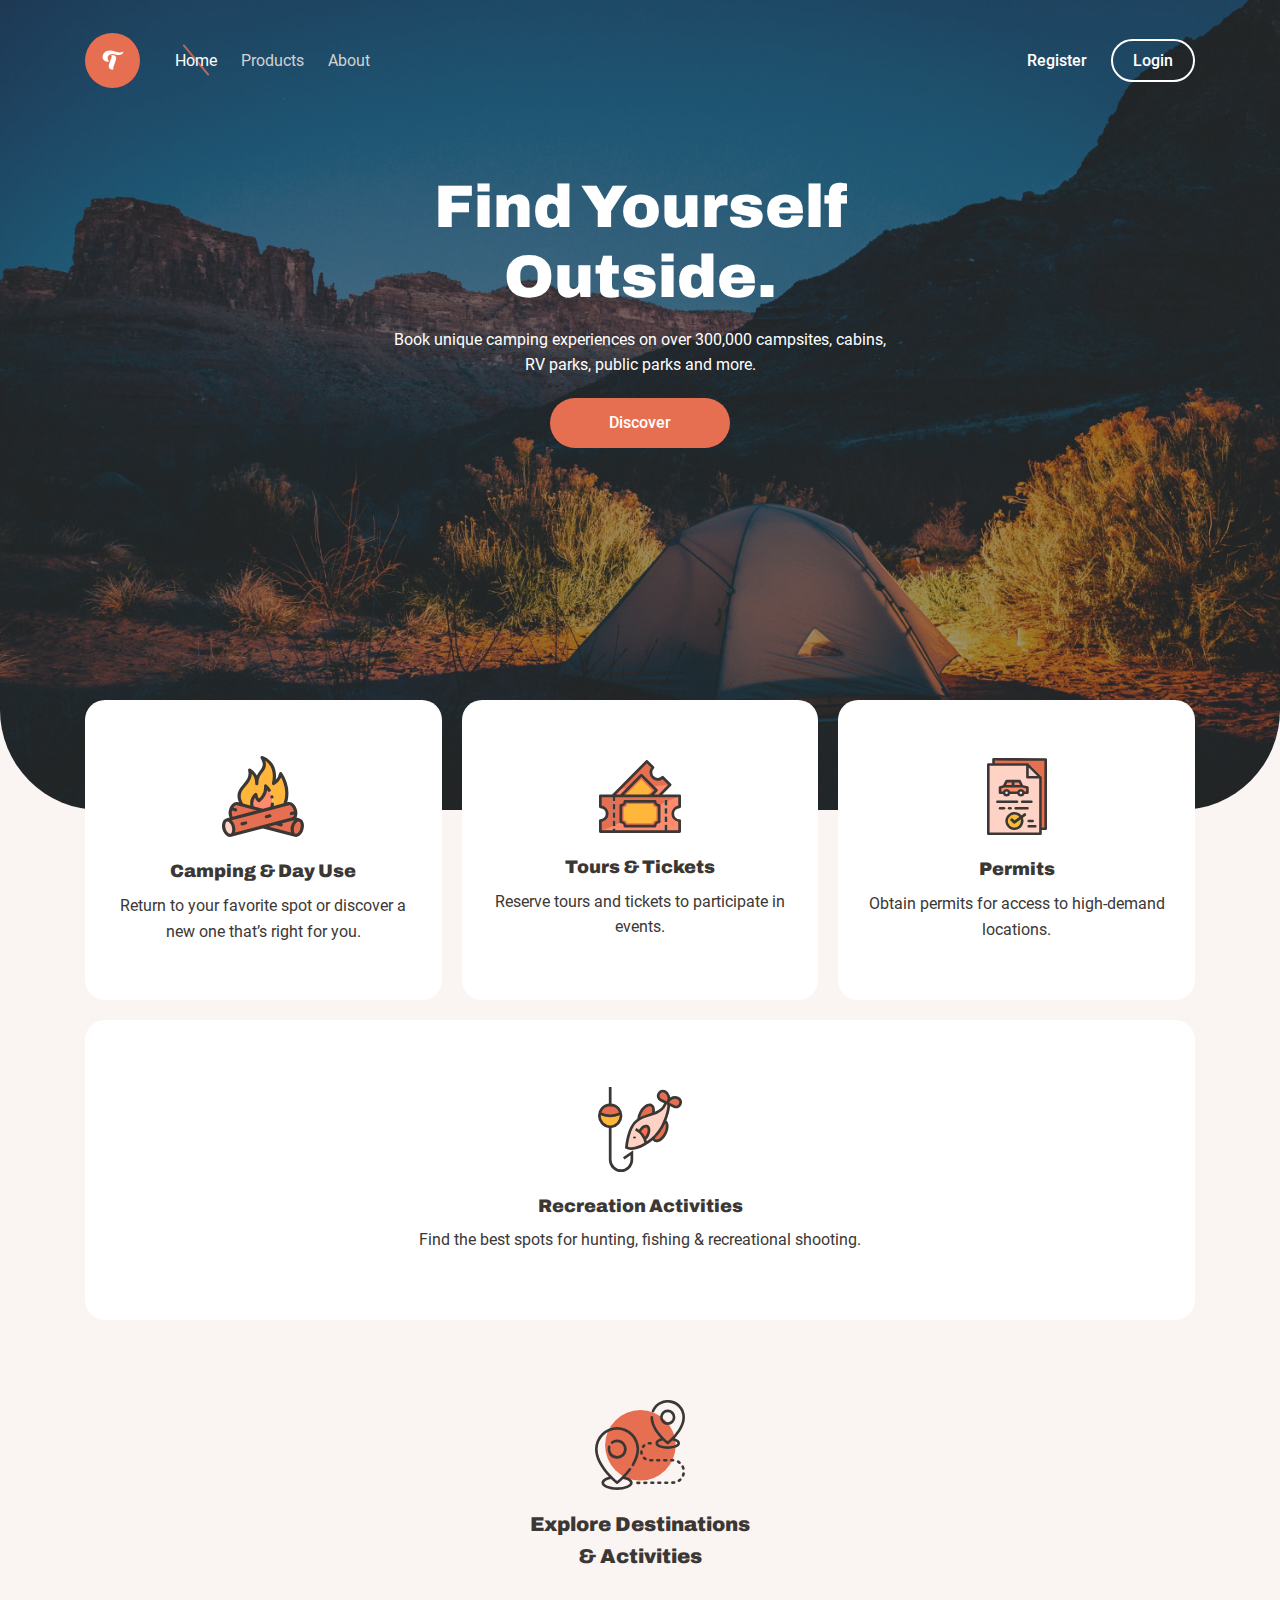
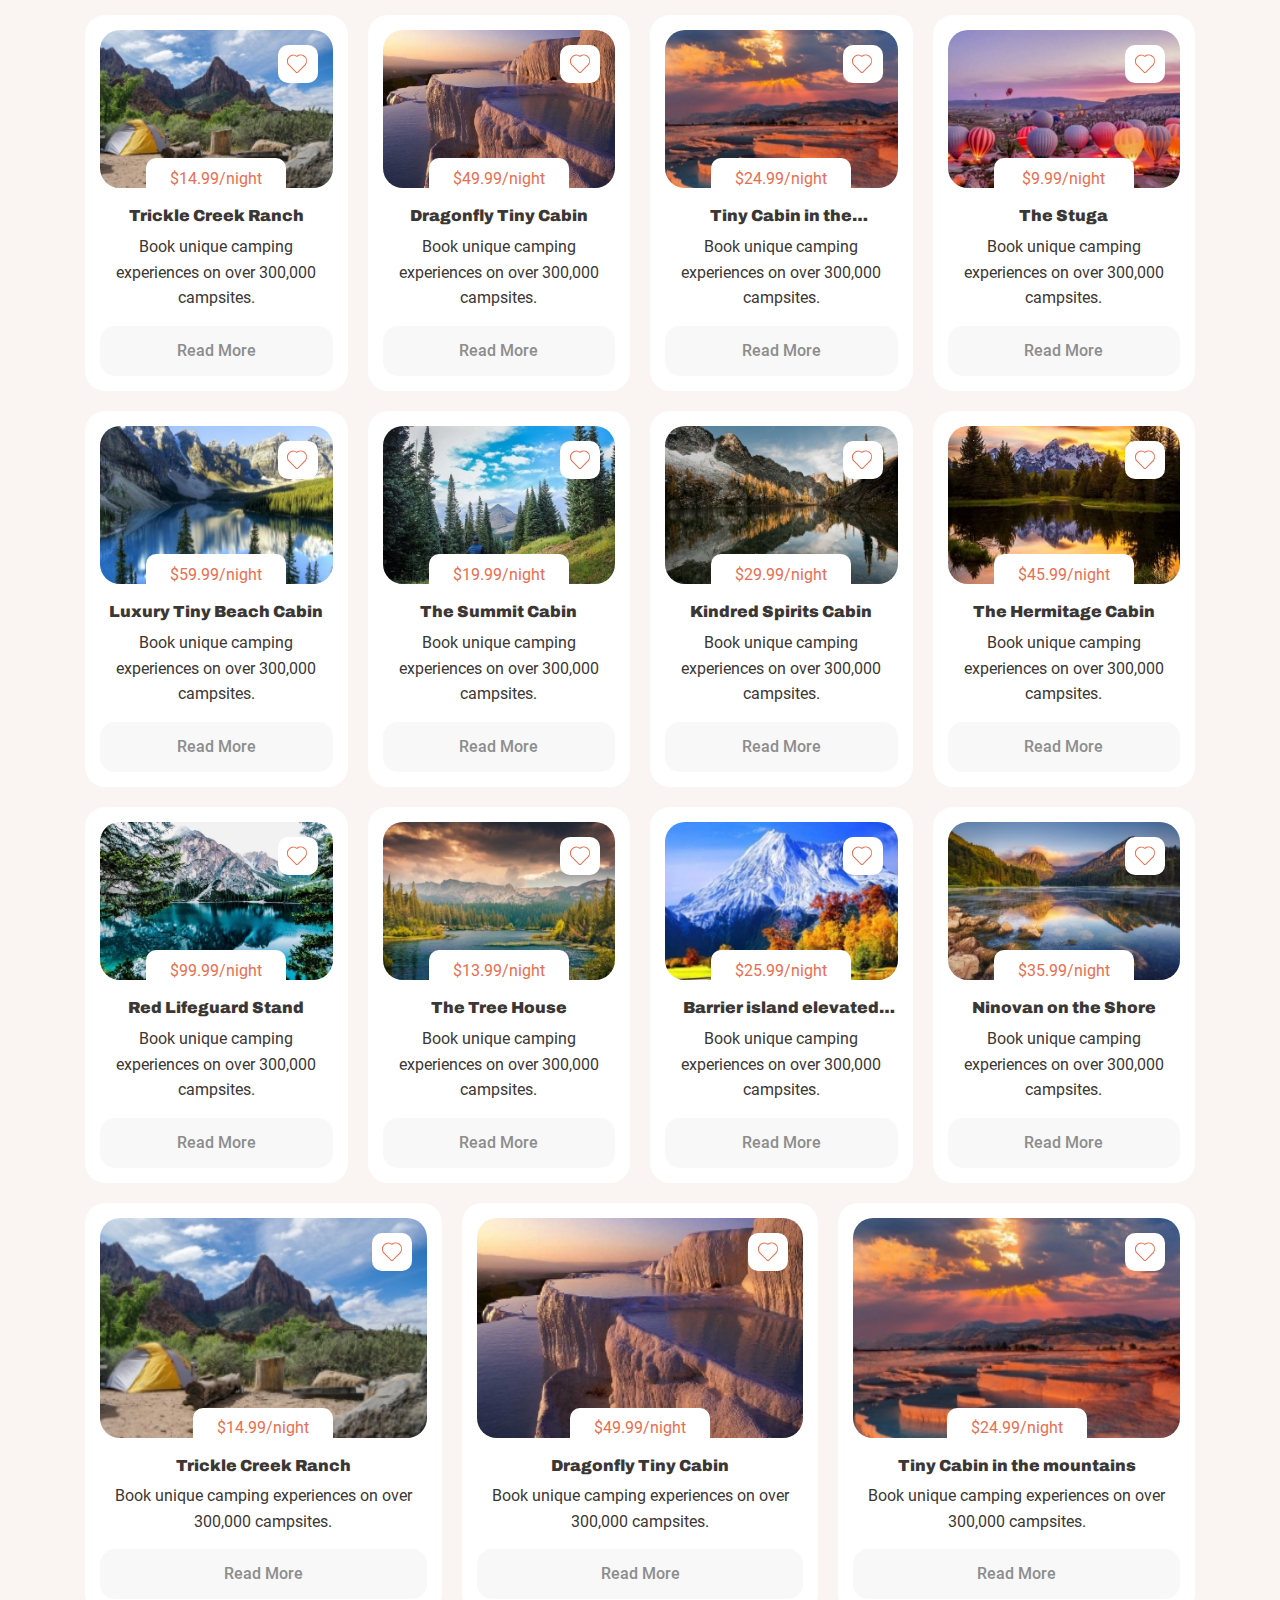
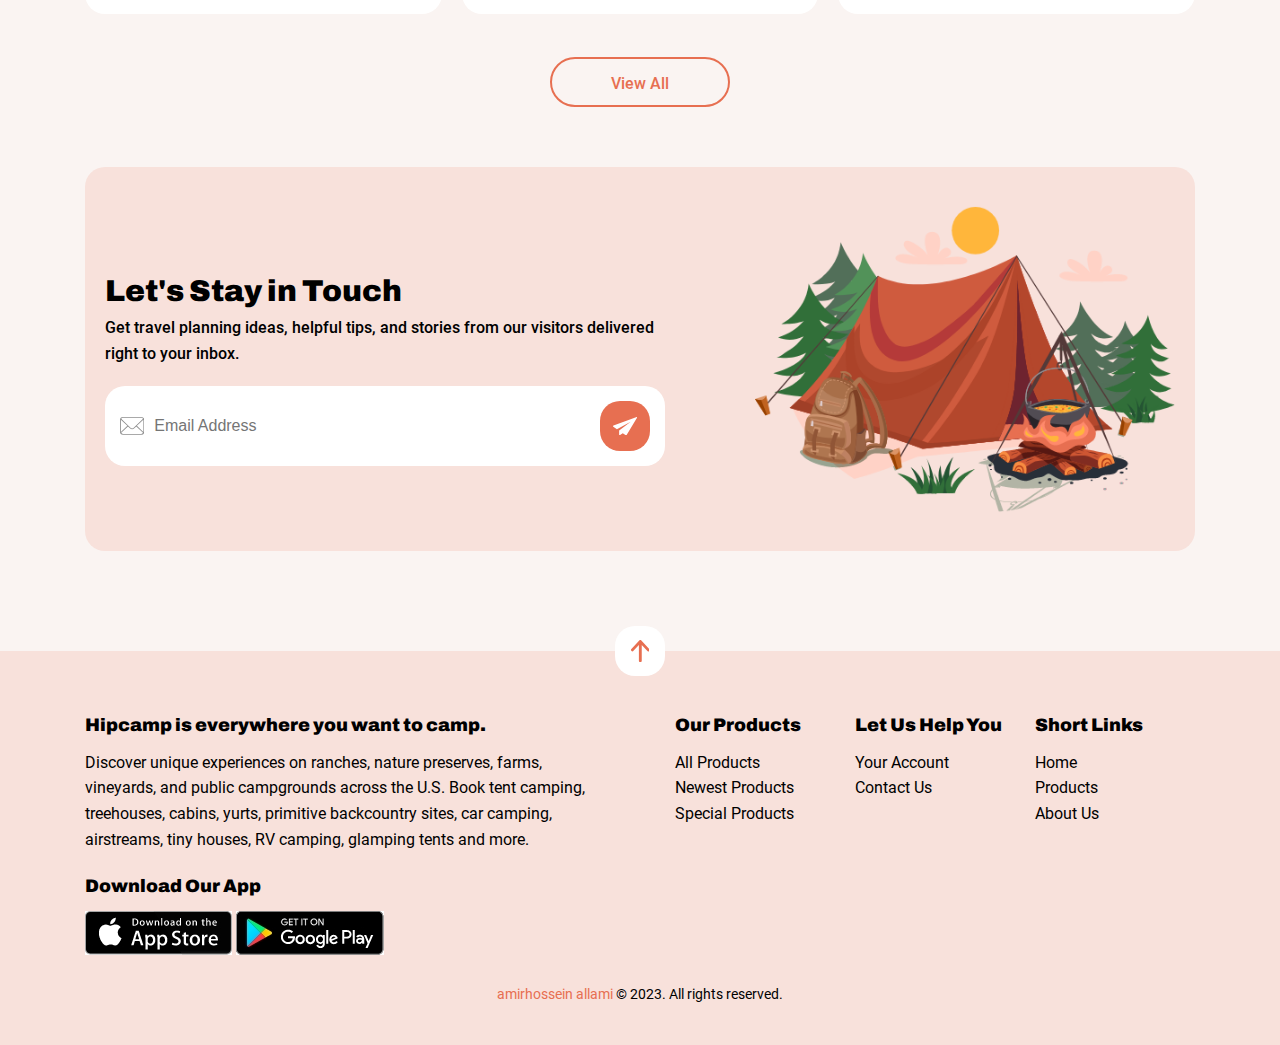
<file: main.html>
<!DOCTYPE html>
<html lang="en">
  <head>
    <meta charset="UTF-8" />
    <meta name="viewport" content="width=device-width, initial-scale=1.0" />
    <title>Camping Web - Find Youself Outside</title>
    <!---- Favicon ----->
    <link rel="icon" type="image/png" href="images/app-favicon.svg" />
    <!------ CSS ------->
    <link rel="stylesheet" href="styles/app.css" />
    <link rel="stylesheet" href="styles/fonts.css" />
    <link rel="stylesheet" href="styles/responsive.css" />
  </head>
  <body>
    <header class="header">
      <div class="container">
        <nav class="nav">
          <div class="nav__wrapper">
            <a href="#" class="app-logo">
              <img
                src="images/svgs/logo.svg"
                alt="Camping Web Logo"
                class="app-img"
              />
            </a>
            <ul class="menu">
              <li class="menu__item">
                <a href="index.html" class="menu__link menu__link--active">Home</a>
              </li>
              </li>
              <li class="menu__item">
                <a href="products.html" class="menu__link">Products</a>
              </li>
              <li class="menu__item">
                <a href="about.html" class="menu__link">About</a>
              </li>
            </ul>
          </div>
          <div class="nav-menu">
            <div class="nav-menu__information">
              <a href="#" class="nav-menu__information--logo">
                <img
                  src="images/svgs/logo.svg"
                  alt="Camping Web Logo"
                  class="app-img"
                />
              </a>
              <span class="nav-menu__information--title">
                Camping Company
              </span>
            </div>
            <ul class="mobile-menu">
              <li class="mobile-menu__item">
                <a href="index.html" class="mobile-menu__link mobileActive">Home</a>
              </li>
              <li class="mobile-menu__item">
                <a href="products.html" class="mobile-menu__link">Products</a>
              </li>
              <li class="mobile-menu__item">
                <a href="about.html" class="mobile-menu__link">About</a>
              </li>
              
              </li>
            </ul>
            <div class="nav-menu__links">
              <a href="register.html" class="nav-menu__link">Register</a>
              <a href="login.html" class="nav-menu__link header__link--border"
                >Login</a
              >
            </div>
          </div>
          <div class="nav__links">
            <a href="register.html" class="nav__link">Register</a>
            <a href="login.html" class="nav__link nav__link--border">Login</a>
          </div>
          <div class="nav__btn"><span class="nav__btn-line"></span></div>
        </nav>
        <div class="header-content">
          <h1 class="header-content__title">
            Find Yourself <br />
            Outside.
          </h1>
          <p class="header-content__caption">
            Book unique camping experiences on over 300,000 campsites, cabins,
            RV parks, public parks and more.
          </p>
          <a href="products.html" class="btn header-content__link">Discover</a>
        </div>
      </div>
    </header>
    <main class="main">
      <div class="container">
        <section class="services">
          <div class="service">
            <img
              src="images/svgs/fire.svg"
              class="service__img"
              alt="camping fire"
            />
            <h3 class="service__title">Camping & Day Use</h3>
            <p class="service__caption">
              Return to your favorite spot or discover a new one that’s right
              for you.
            </p>
          </div>
          <div class="service">
            <img
              src="images/svgs/tickets.svg"
              class="service__img"
              alt="camping fire"
            />
            <h3 class="service__title">Tours & Tickets</h3>
            <p class="service__caption">
              Reserve tours and tickets to participate in events.
            </p>
          </div>
          <div class="service">
            <img
              src="images/svgs/paper.svg"
              class="service__img"
              alt="camping fire"
            />
            <h3 class="service__title">Permits</h3>
            <p class="service__caption">
              Obtain permits for access to high-demand locations.
            </p>
          </div>
          <div class="service">
            <img
              src="images/svgs/fish.svg"
              class="service__img"
              alt="camping fire"
            />
            <h3 class="service__title">Recreation Activities</h3>
            <p class="service__caption">
              Find the best spots for hunting, fishing & recreational shooting.
            </p>
          </div>
        </section>
        <section class="destinations">
          <img
            src="images/svgs/destination.svg"
            alt="destination image"
            class="destinations__logo"
          />
          <h2 class="destinations__title">
            Explore Destinations <br />
            & Activities
          </h2>
          <div class="destinations__places">
            <div class="place">
              <div class="place__banner">
                <img
                  src="images/image1.jpg"
                  alt="Trickle Creek Ranch"
                  class="place__img"
                />
                <div class="place__like">
                  <svg
                    xmlns="http://www.w3.org/2000/svg"
                    width="24.037"
                    height="24.037"
                    viewBox="0 0 24.037 24.037"
                    class="place__like-icon"
                  >
                    <path
                      id="Path_955"
                      data-name="Path 955"
                      d="M15.822,8.979v.029H4V-2.1A5.915,5.915,0,0,1,9.912-7.841a5.913,5.913,0,0,1,5.849,5.049,5.912,5.912,0,0,1,.061,11.772Z"
                      transform="translate(2.716 20.496) rotate(-45)"
                      fill="#fff"
                      stroke="#e76f51"
                    />
                  </svg>
                </div>
                <div class="place__price">
                  <p class="place__price--text">$14.99/night</p>
                </div>
              </div>
              <h3 class="place__title">Trickle Creek Ranch</h3>
              <p class="place__caption">
                Book unique camping experiences on over 300,000 campsites.
              </p>
              <a href="#" class="btn place__link">Read More</a>
            </div>
            <div class="place">
              <div class="place__banner">
                <img
                  src="images/image2.jpg"
                  alt="Dragonfly Tiny Cabin"
                  class="place__img"
                />
                <div class="place__like">
                  <svg
                    xmlns="http://www.w3.org/2000/svg"
                    width="24.037"
                    height="24.037"
                    viewBox="0 0 24.037 24.037"
                    class="place__like-icon place__like-icon--active"
                  >
                    <path
                      id="Path_955"
                      data-name="Path 955"
                      d="M15.822,8.979v.029H4V-2.1A5.915,5.915,0,0,1,9.912-7.841a5.913,5.913,0,0,1,5.849,5.049,5.912,5.912,0,0,1,.061,11.772Z"
                      transform="translate(2.716 20.496) rotate(-45)"
                      fill="#fff"
                      stroke="#e76f51"
                    />
                  </svg>
                </div>
                <div class="place__price">
                  <p class="place__price--text">$49.99/night</p>
                </div>
              </div>
              <h3 class="place__title">Dragonfly Tiny Cabin</h3>
              <p class="place__caption">
                Book unique camping experiences on over 300,000 campsites.
              </p>
              <a href="#" class="btn place__link">Read More</a>
            </div>
            <div class="place">
              <div class="place__banner">
                <img
                  src="images/image3.jpg"
                  alt="Tiny Cabin in the mountains"
                  class="place__img"
                />
                <div class="place__like">
                  <svg
                    xmlns="http://www.w3.org/2000/svg"
                    width="24.037"
                    height="24.037"
                    viewBox="0 0 24.037 24.037"
                    class="place__like-icon place__like-icon--active"
                  >
                    <path
                      id="Path_955"
                      data-name="Path 955"
                      d="M15.822,8.979v.029H4V-2.1A5.915,5.915,0,0,1,9.912-7.841a5.913,5.913,0,0,1,5.849,5.049,5.912,5.912,0,0,1,.061,11.772Z"
                      transform="translate(2.716 20.496) rotate(-45)"
                      fill="#fff"
                      stroke="#e76f51"
                    />
                  </svg>
                </div>
                <div class="place__price">
                  <p class="place__price--text">$24.99/night</p>
                </div>
              </div>
              <h3 class="place__title">Tiny Cabin in the mountains</h3>
              <p class="place__caption">
                Book unique camping experiences on over 300,000 campsites.
              </p>
              <a href="#" class="btn place__link">Read More</a>
            </div>
            <div class="place">
              <div class="place__banner">
                <img
                  src="images/image4.jpg"
                  alt="The Stuga"
                  class="place__img"
                />
                <div class="place__like">
                  <svg
                    xmlns="http://www.w3.org/2000/svg"
                    width="24.037"
                    height="24.037"
                    viewBox="0 0 24.037 24.037"
                    class="place__like-icon place__like-icon--active"
                  >
                    <path
                      id="Path_955"
                      data-name="Path 955"
                      d="M15.822,8.979v.029H4V-2.1A5.915,5.915,0,0,1,9.912-7.841a5.913,5.913,0,0,1,5.849,5.049,5.912,5.912,0,0,1,.061,11.772Z"
                      transform="translate(2.716 20.496) rotate(-45)"
                      fill="#fff"
                      stroke="#e76f51"
                    />
                  </svg>
                </div>
                <div class="place__price">
                  <p class="place__price--text">$9.99/night</p>
                </div>
              </div>
              <h3 class="place__title">The Stuga</h3>
              <p class="place__caption">
                Book unique camping experiences on over 300,000 campsites.
              </p>
              <a href="#" class="btn place__link">Read More</a>
            </div>
            <div class="place">
              <div class="place__banner">
                <img
                  src="images/image5.jpg"
                  alt="Luxury Tiny Beach Cabin"
                  class="place__img"
                />
                <div class="place__like">
                  <svg
                    xmlns="http://www.w3.org/2000/svg"
                    width="24.037"
                    height="24.037"
                    viewBox="0 0 24.037 24.037"
                    class="place__like-icon place__like-icon--active"
                  >
                    <path
                      id="Path_955"
                      data-name="Path 955"
                      d="M15.822,8.979v.029H4V-2.1A5.915,5.915,0,0,1,9.912-7.841a5.913,5.913,0,0,1,5.849,5.049,5.912,5.912,0,0,1,.061,11.772Z"
                      transform="translate(2.716 20.496) rotate(-45)"
                      fill="#fff"
                      stroke="#e76f51"
                    />
                  </svg>
                </div>
                <div class="place__price">
                  <p class="place__price--text">$59.99/night</p>
                </div>
              </div>
              <h3 class="place__title">Luxury Tiny Beach Cabin</h3>
              <p class="place__caption">
                Book unique camping experiences on over 300,000 campsites.
              </p>
              <a href="#" class="btn place__link">Read More</a>
            </div>
            <div class="place">
              <div class="place__banner">
                <img
                  src="images/image6.jpg"
                  alt="The Summit Cabin"
                  class="place__img"
                />
                <div class="place__like">
                  <svg
                    xmlns="http://www.w3.org/2000/svg"
                    width="24.037"
                    height="24.037"
                    viewBox="0 0 24.037 24.037"
                    class="place__like-icon place__like-icon--active"
                  >
                    <path
                      id="Path_955"
                      data-name="Path 955"
                      d="M15.822,8.979v.029H4V-2.1A5.915,5.915,0,0,1,9.912-7.841a5.913,5.913,0,0,1,5.849,5.049,5.912,5.912,0,0,1,.061,11.772Z"
                      transform="translate(2.716 20.496) rotate(-45)"
                      fill="#fff"
                      stroke="#e76f51"
                    />
                  </svg>
                </div>
                <div class="place__price">
                  <p class="place__price--text">$19.99/night</p>
                </div>
              </div>
              <h3 class="place__title">The Summit Cabin</h3>
              <p class="place__caption">
                Book unique camping experiences on over 300,000 campsites.
              </p>
              <a href="#" class="btn place__link">Read More</a>
            </div>
            <div class="place">
              <div class="place__banner">
                <img
                  src="images/image7.jpg"
                  alt="Kindred Spirits Cabin"
                  class="place__img"
                />
                <div class="place__like">
                  <svg
                    xmlns="http://www.w3.org/2000/svg"
                    width="24.037"
                    height="24.037"
                    viewBox="0 0 24.037 24.037"
                    class="place__like-icon place__like-icon--active"
                  >
                    <path
                      id="Path_955"
                      data-name="Path 955"
                      d="M15.822,8.979v.029H4V-2.1A5.915,5.915,0,0,1,9.912-7.841a5.913,5.913,0,0,1,5.849,5.049,5.912,5.912,0,0,1,.061,11.772Z"
                      transform="translate(2.716 20.496) rotate(-45)"
                      fill="#fff"
                      stroke="#e76f51"
                    />
                  </svg>
                </div>
                <div class="place__price">
                  <p class="place__price--text">$29.99/night</p>
                </div>
              </div>
              <h3 class="place__title">Kindred Spirits Cabin</h3>
              <p class="place__caption">
                Book unique camping experiences on over 300,000 campsites.
              </p>
              <a href="#" class="btn place__link">Read More</a>
            </div>
            <div class="place">
              <div class="place__banner">
                <img
                  src="images/image8.jpg"
                  alt="The Hermitage Cabin"
                  class="place__img"
                />
                <div class="place__like">
                  <svg
                    xmlns="http://www.w3.org/2000/svg"
                    width="24.037"
                    height="24.037"
                    viewBox="0 0 24.037 24.037"
                    class="place__like-icon place__like-icon--active"
                  >
                    <path
                      id="Path_955"
                      data-name="Path 955"
                      d="M15.822,8.979v.029H4V-2.1A5.915,5.915,0,0,1,9.912-7.841a5.913,5.913,0,0,1,5.849,5.049,5.912,5.912,0,0,1,.061,11.772Z"
                      transform="translate(2.716 20.496) rotate(-45)"
                      fill="#fff"
                      stroke="#e76f51"
                    />
                  </svg>
                </div>
                <div class="place__price">
                  <p class="place__price--text">$45.99/night</p>
                </div>
              </div>
              <h3 class="place__title">The Hermitage Cabin</h3>
              <p class="place__caption">
                Book unique camping experiences on over 300,000 campsites.
              </p>
              <a href="#" class="btn place__link">Read More</a>
            </div>
            <div class="place">
              <div class="place__banner">
                <img
                  src="images/image9.jpg"
                  alt="Red Lifeguard Stand"
                  class="place__img"
                />
                <div class="place__like">
                  <svg
                    xmlns="http://www.w3.org/2000/svg"
                    width="24.037"
                    height="24.037"
                    viewBox="0 0 24.037 24.037"
                    class="place__like-icon place__like-icon--active"
                  >
                    <path
                      id="Path_955"
                      data-name="Path 955"
                      d="M15.822,8.979v.029H4V-2.1A5.915,5.915,0,0,1,9.912-7.841a5.913,5.913,0,0,1,5.849,5.049,5.912,5.912,0,0,1,.061,11.772Z"
                      transform="translate(2.716 20.496) rotate(-45)"
                      fill="#fff"
                      stroke="#e76f51"
                    />
                  </svg>
                </div>
                <div class="place__price">
                  <p class="place__price--text">$99.99/night</p>
                </div>
              </div>
              <h3 class="place__title">Red Lifeguard Stand</h3>
              <p class="place__caption">
                Book unique camping experiences on over 300,000 campsites.
              </p>
              <a href="#" class="btn place__link">Read More</a>
            </div>
            <div class="place">
              <div class="place__banner">
                <img
                  src="images/image10.jpg"
                  alt="The Tree House"
                  class="place__img"
                />
                <div class="place__like">
                  <svg
                    xmlns="http://www.w3.org/2000/svg"
                    width="24.037"
                    height="24.037"
                    viewBox="0 0 24.037 24.037"
                    class="place__like-icon place__like-icon--active"
                  >
                    <path
                      id="Path_955"
                      data-name="Path 955"
                      d="M15.822,8.979v.029H4V-2.1A5.915,5.915,0,0,1,9.912-7.841a5.913,5.913,0,0,1,5.849,5.049,5.912,5.912,0,0,1,.061,11.772Z"
                      transform="translate(2.716 20.496) rotate(-45)"
                      fill="#fff"
                      stroke="#e76f51"
                    />
                  </svg>
                </div>
                <div class="place__price">
                  <p class="place__price--text">$13.99/night</p>
                </div>
              </div>
              <h3 class="place__title">The Tree House</h3>
              <p class="place__caption">
                Book unique camping experiences on over 300,000 campsites.
              </p>
              <a href="#" class="btn place__link">Read More</a>
            </div>
            <div class="place">
              <div class="place__banner">
                <img
                  src="images/image11.jpg"
                  alt="Barrier island elevated tent"
                  class="place__img"
                />
                <div class="place__like">
                  <svg
                    xmlns="http://www.w3.org/2000/svg"
                    width="24.037"
                    height="24.037"
                    viewBox="0 0 24.037 24.037"
                    class="place__like-icon place__like-icon--active"
                  >
                    <path
                      id="Path_955"
                      data-name="Path 955"
                      d="M15.822,8.979v.029H4V-2.1A5.915,5.915,0,0,1,9.912-7.841a5.913,5.913,0,0,1,5.849,5.049,5.912,5.912,0,0,1,.061,11.772Z"
                      transform="translate(2.716 20.496) rotate(-45)"
                      fill="#fff"
                      stroke="#e76f51"
                    />
                  </svg>
                </div>
                <div class="place__price">
                  <p class="place__price--text">$25.99/night</p>
                </div>
              </div>
              <h3 class="place__title">Barrier island elevated tent</h3>
              <p class="place__caption">
                Book unique camping experiences on over 300,000 campsites.
              </p>
              <a href="#" class="btn place__link">Read More</a>
            </div>
            <div class="place">
              <div class="place__banner">
                <img
                  src="images/image12.jpg"
                  alt="Ninovan on the Shore"
                  class="place__img"
                />
                <div class="place__like">
                  <svg
                    xmlns="http://www.w3.org/2000/svg"
                    width="24.037"
                    height="24.037"
                    viewBox="0 0 24.037 24.037"
                    class="place__like-icon place__like-icon--active"
                  >
                    <path
                      id="Path_955"
                      data-name="Path 955"
                      d="M15.822,8.979v.029H4V-2.1A5.915,5.915,0,0,1,9.912-7.841a5.913,5.913,0,0,1,5.849,5.049,5.912,5.912,0,0,1,.061,11.772Z"
                      transform="translate(2.716 20.496) rotate(-45)"
                      fill="#fff"
                      stroke="#e76f51"
                    />
                  </svg>
                </div>
                <div class="place__price">
                  <p class="place__price--text">$35.99/night</p>
                </div>
              </div>
              <h3 class="place__title">Ninovan on the Shore</h3>
              <p class="place__caption">
                Book unique camping experiences on over 300,000 campsites.
              </p>
              <a href="#" class="btn place__link">Read More</a>
            </div>
            <div class="place">
              <div class="place__banner">
                <img
                  src="images/image1.jpg"
                  alt="Trickle Creek Ranch"
                  class="place__img"
                />
                <div class="place__like">
                  <svg
                    xmlns="http://www.w3.org/2000/svg"
                    width="24.037"
                    height="24.037"
                    viewBox="0 0 24.037 24.037"
                    class="place__like-icon"
                  >
                    <path
                      id="Path_955"
                      data-name="Path 955"
                      d="M15.822,8.979v.029H4V-2.1A5.915,5.915,0,0,1,9.912-7.841a5.913,5.913,0,0,1,5.849,5.049,5.912,5.912,0,0,1,.061,11.772Z"
                      transform="translate(2.716 20.496) rotate(-45)"
                      fill="#fff"
                      stroke="#e76f51"
                    />
                  </svg>
                </div>
                <div class="place__price">
                  <p class="place__price--text">$14.99/night</p>
                </div>
              </div>
              <h3 class="place__title">Trickle Creek Ranch</h3>
              <p class="place__caption">
                Book unique camping experiences on over 300,000 campsites.
              </p>
              <a href="#" class="btn place__link">Read More</a>
            </div>
            <div class="place">
              <div class="place__banner">
                <img
                  src="images/image2.jpg"
                  alt="Dragonfly Tiny Cabin"
                  class="place__img"
                />
                <div class="place__like">
                  <svg
                    xmlns="http://www.w3.org/2000/svg"
                    width="24.037"
                    height="24.037"
                    viewBox="0 0 24.037 24.037"
                    class="place__like-icon place__like-icon--active"
                  >
                    <path
                      id="Path_955"
                      data-name="Path 955"
                      d="M15.822,8.979v.029H4V-2.1A5.915,5.915,0,0,1,9.912-7.841a5.913,5.913,0,0,1,5.849,5.049,5.912,5.912,0,0,1,.061,11.772Z"
                      transform="translate(2.716 20.496) rotate(-45)"
                      fill="#fff"
                      stroke="#e76f51"
                    />
                  </svg>
                </div>
                <div class="place__price">
                  <p class="place__price--text">$49.99/night</p>
                </div>
              </div>
              <h3 class="place__title">Dragonfly Tiny Cabin</h3>
              <p class="place__caption">
                Book unique camping experiences on over 300,000 campsites.
              </p>
              <a href="#" class="btn place__link">Read More</a>
            </div>
            <div class="place">
              <div class="place__banner">
                <img
                  src="images/image3.jpg"
                  alt="Tiny Cabin in the mountains"
                  class="place__img"
                />
                <div class="place__like">
                  <svg
                    xmlns="http://www.w3.org/2000/svg"
                    width="24.037"
                    height="24.037"
                    viewBox="0 0 24.037 24.037"
                    class="place__like-icon place__like-icon--active"
                  >
                    <path
                      id="Path_955"
                      data-name="Path 955"
                      d="M15.822,8.979v.029H4V-2.1A5.915,5.915,0,0,1,9.912-7.841a5.913,5.913,0,0,1,5.849,5.049,5.912,5.912,0,0,1,.061,11.772Z"
                      transform="translate(2.716 20.496) rotate(-45)"
                      fill="#fff"
                      stroke="#e76f51"
                    />
                  </svg>
                </div>
                <div class="place__price">
                  <p class="place__price--text">$24.99/night</p>
                </div>
              </div>
              <h3 class="place__title">Tiny Cabin in the mountains</h3>
              <p class="place__caption">
                Book unique camping experiences on over 300,000 campsites.
              </p>
              <a href="#" class="btn place__link">Read More</a>
            </div>
          </div>
          <a href="products.html" class="btn destinations__btn">View All</a>
        </section>
        <section class="newsletter">
          <div class="newsletter__content">
              <h2 class="newsletter__title">Let's Stay in Touch</h2>
              <p class="newsletter__caption">Get travel planning ideas, helpful tips, and stories from our visitors
                  delivered right to your inbox.</p>
              <div class="newsletter__email-box">
                  <form class="newsletter__form">
                      <svg class="newsletter__email-icon" xmlns="http://www.w3.org/2000/svg" width="24.242"
                           height="17.746" viewBox="0 0 24.242 17.746">
                          <path id="Path_908" data-name="Path 908"
                                d="M26.215,17.058H8.027A3.03,3.03,0,0,0,5,20.085V31.777A3.031,3.031,0,0,0,8.027,34.8H26.215a3.031,3.031,0,0,0,3.027-3.027V20.085A3.03,3.03,0,0,0,26.215,17.058Zm-18.188.857H26.215a2.168,2.168,0,0,1,1.829,1.007l-9.328,8.81a2.354,2.354,0,0,1-3.189,0L6.2,18.923A2.169,2.169,0,0,1,8.027,17.915ZM5.878,32.062a2.207,2.207,0,0,1-.021-.285V20.085a2.163,2.163,0,0,1,.021-.285l6.491,6.131Zm20.337,1.885H8.027A2.168,2.168,0,0,1,6.2,32.94l6.8-6.419,1.944,1.835a3.22,3.22,0,0,0,4.366,0l1.943-1.835,6.8,6.418A2.167,2.167,0,0,1,26.215,33.947Zm2.169-13.862V31.777a2.2,2.2,0,0,1-.021.285l-6.491-6.131L28.364,19.8A2.251,2.251,0,0,1,28.384,20.085Z"
                                transform="translate(-5 -17.058)" fill="#8d8d8d"/>
                      </svg>
                      <input type="text" class="newsletter__input" placeholder="Email Address">
                      <button class="newsletter__submit" type="submit">
                          <svg xmlns="http://www.w3.org/2000/svg" width="24.162" height="18.23"
                               viewBox="0 0 24.162 18.23">
                              <path id="Path_909" data-name="Path 909"
                                    d="M9.778,15.82,6.954,17.7a.55.55,0,0,1-.816-.439V13.121l11.546-8.66L3.88,11.8.3,9.356A.748.748,0,0,1,.491,8.039L23.709-.37c.314-.126.565.251.377.565L13.606,17.514a.773.773,0,0,1-1.067.188Z"
                                    transform="translate(0.012 0.395)" fill="#fff" fill-rule="evenodd"/>
                          </svg>
                      </button>
                  </form>
              </div>
          </div>
          <div class="newsletter__banner">
              <img src="images/tent.png" alt="newsletter" class="newsletter__img">
          </div>
      </section>
      </div>
    </main>
    <footer class="footer">
      <div class="container">
          <a href="#" class="footer__scroll">
              <svg xmlns="http://www.w3.org/2000/svg" width="18.68" height="22.175" viewBox="0 0 18.68 22.175">
                  <path id="Path_958" data-name="Path 958" d="M22.175,9.358a1.43,1.43,0,0,0-1.43-1.43H5.063l5.813-5.42A1.43,1.43,0,1,0,8.923.421L.455,8.311a1.43,1.43,0,0,0,0,2.091L8.923,18.3A1.43,1.43,0,1,0,10.875,16.2L5.063,10.788H20.746A1.43,1.43,0,0,0,22.175,9.358Z" transform="translate(18.68) rotate(90)" fill="#e76f51"/>
              </svg>
          </a>
          <div class="footer__wrapper">
              <div class="footer__left">
                  <div class="footer-content">
                      <h2 class="footer__title">Hipcamp is everywhere you want to camp.</h2>
                      <p class="footer-content__description">Discover unique experiences on ranches, nature preserves, farms, vineyards, and public campgrounds across the U.S. Book tent camping, treehouses, cabins, yurts, primitive backcountry sites, car camping, airstreams, tiny houses, RV camping, glamping tents and more.</p>
                  </div>
                  <div class="footer-app">
                      <h2 class="footer__title">Download Our App</h2>
                      <a href="#" class="footer-app__link">
                          <img src="images/app-store-apple.jpg" class="footer-app__img" alt="app store">
                      </a>
                      <a href="#" class="footer-app__link">
                          <img src="images/google-play.jpg" class="footer-app__img" alt="google play">
                      </a>
                  </div>
              </div>
              <div class="footer__right">
                  <div class="footer-list">
                      <h2 class="footer__title">Our Products</h2>
                      <ul class="footer-pages">
                          <li class="footer-pages__item">
                            <a href="products.html" class="footer-pages__link">All Products</a>
                          </li>
                          <li class="footer-pages__item">
                              <a href="products.html" class="footer-pages__link">Newest Products</a>
                          </li>
                          <li class="footer-pages__item">
                              <a href="products.html" class="footer-pages__link">Special Products</a>
                          </li>
                      </ul>
                  </div>
                  <div class="footer-list">
                      <h2 class="footer__title">Let Us Help You</h2>
                      <ul class="footer-pages">
                          <li class="footer-pages__item">
                              <a href="login.html" class="footer-pages__link">Your Account</a>
                          </li>
                          <li class="footer-pages__item">
                              <a href="about.html" class="footer-pages__link">Contact Us</a>
                      </ul>
                  </div>
                  <div class="footer-list">
                    <h2 class="footer__title">Short Links</h2>
                    <ul class="footer-pages">
                        <li class="footer-pages__item">
                            <a href="main.html" class="footer-pages__link">Home</a>
                        </li>
                        <li class="footer-pages__item">
                            <a href="products.html" class="footer-pages__link">Products</a>
                        </li>
                        <li class="footer-pages__item">
                            <a href="about.html" class="footer-pages__link">About Us</a>
                        </li>
                    </ul>
                  </div>
              </div>
              <div class="footer-app footer-app--mobile">
                  <h2 class="footer__title">Download Our App</h2>
                  <a href="#" class="footer-app__link">
                      <img src="images/app-store-apple.jpg" class="footer-app__img" alt="app store">
                  </a>
                  <a href="#" class="footer-app__link">
                      <img src="images/google-play.jpg" class="footer-app__img" alt="google play">
                  </a>
              </div>
          </div>
          <p class="footer__copy-right"><a href="https://github.com/amirallami-code" target="_blank">amirhossein allami</a> © 2023. All rights reserved.</p>
      </div>
    </footer>
    <!------ Overlay ------->
    <div class="overlay"></div>
    <script src="scripts/app.js"></script>
  </body>
</html>
</file>
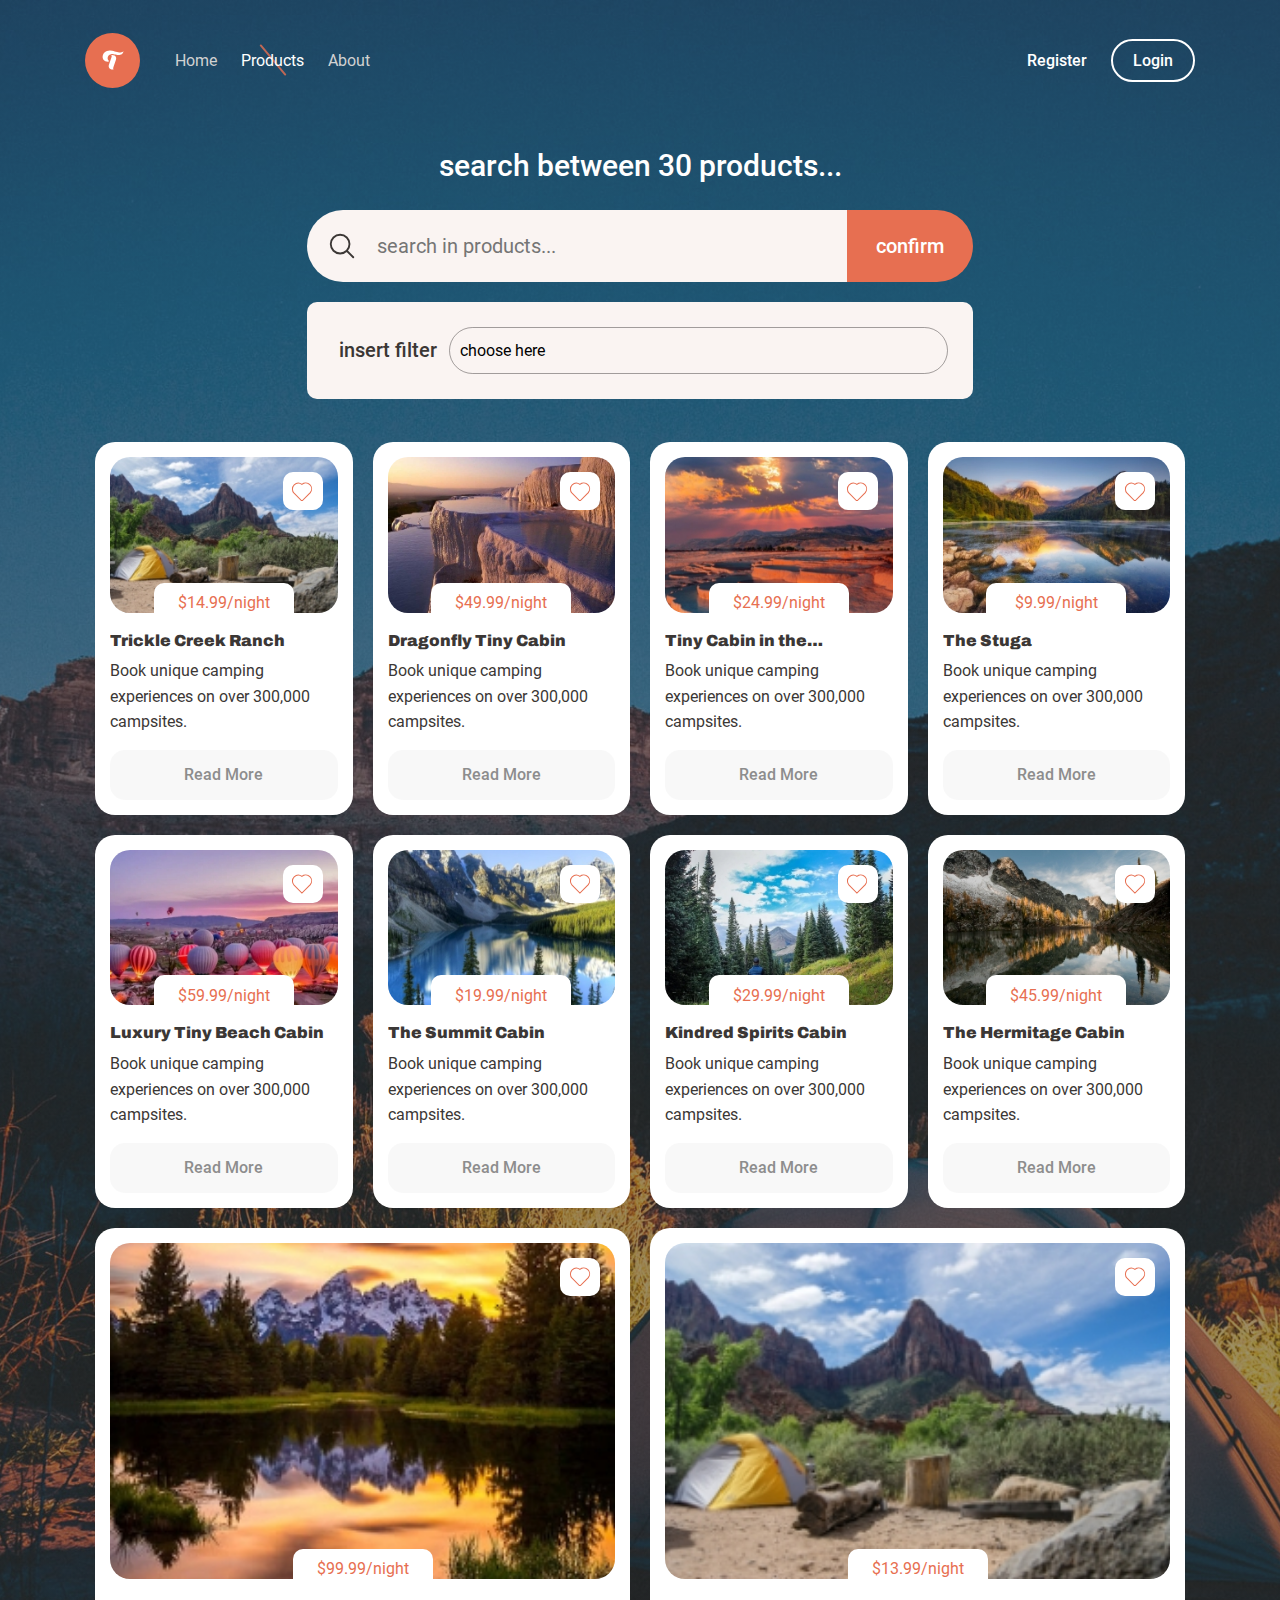
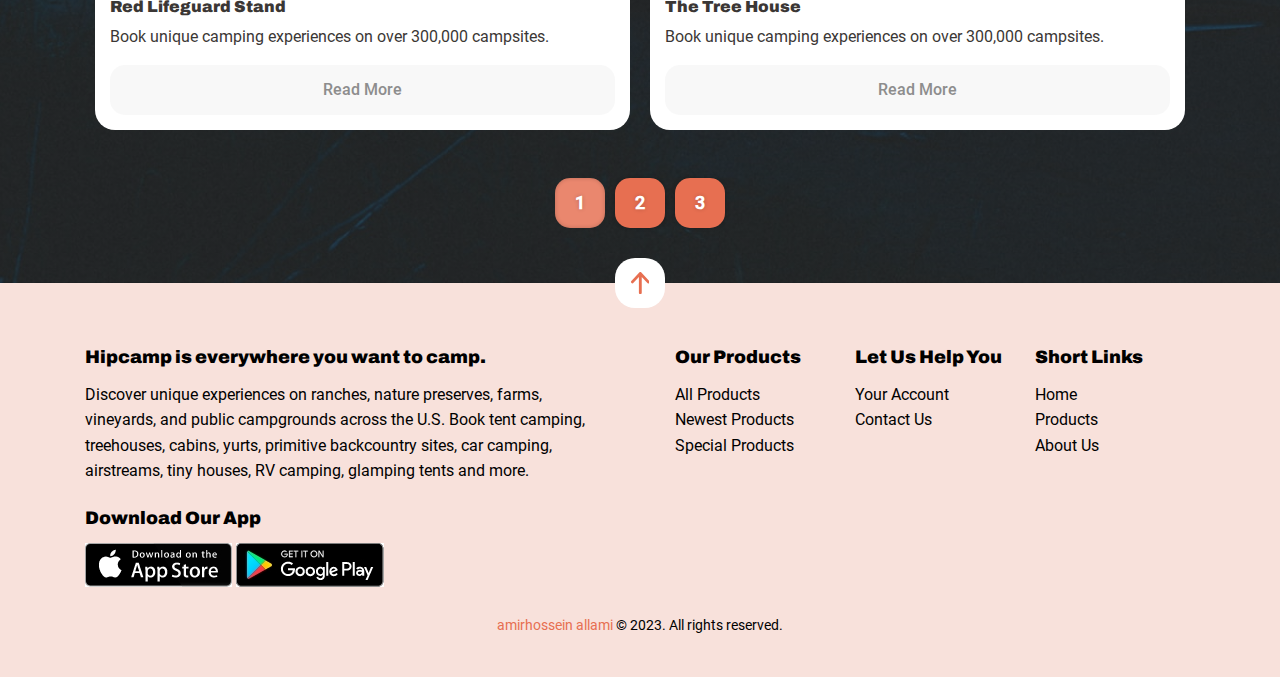
<file: products.html>
<!DOCTYPE html>
<html lang="en">
  <head>
    <meta charset="UTF-8" />
    <meta name="viewport" content="width=device-width, initial-scale=1.0" />
    <title>Camping Web - Our Products</title>
    <!---- Favicon ----->
    <link rel="icon" type="image/png" href="images/app-favicon.svg" />
    <!------ CSS ------->
    <link rel="stylesheet" href="styles/app.css" />
    <link rel="stylesheet" href="styles/fonts.css" />
    <link rel="stylesheet" href="styles/responsive.css" />
  </head>
  <body>
    <header class="productsHeader">
        <div class="container">
            <nav class="nav">
                <div class="nav__wrapper">
                  <a href="#" class="app-logo">
                    <img
                      src="images/svgs/logo.svg"
                      alt="Camping Web Logo"
                      class="app-img"
                    />
                  </a>
                  <ul class="menu">
                    <li class="menu__item">
                      <a href="main.html" class="menu__link">Home</a>
                    </li>
                    </li>
                    <li class="menu__item">
                      <a href="products.html" class="menu__link menu__link--active">Products</a>
                    </li>
                    <li class="menu__item">
                      <a href="about.html" class="menu__link">About</a>
                    </li>
                  </ul>
                </div>
                <div class="nav-menu">
                  <div class="nav-menu__information">
                    <a href="#" class="nav-menu__information--logo">
                      <img
                        src="images/svgs/logo.svg"
                        alt="Camping Web Logo"
                        class="app-img"
                      />
                    </a>
                    <span class="nav-menu__information--title">
                      Camping Company
                    </span>
                  </div>
                  <ul class="mobile-menu">
                    <li class="mobile-menu__item">
                      <a href="main.html" class="mobile-menu__link">Home</a>
                    </li>
                    <li class="mobile-menu__item">
                      <a href="products.html" class="mobile-menu__link mobileActive">Products</a>
                    </li>
                    <li class="mobile-menu__item">
                      <a href="about.html" class="mobile-menu__link">About</a>
                    </li>
                    
                    </li>
                  </ul>
                  <div class="nav-menu__links">
                    <a href="register.html" class="nav-menu__link">Register</a>
                    <a href="login.html" class="nav-menu__link header__link--border"
                      >Login</a
                    >
                  </div>
                </div>
                <div class="nav__links">
                  <a href="register.html" class="nav__link">Register</a>
                  <a href="login.html" class="nav__link nav__link--border">Login</a>
                </div>
                <div class="nav__btn"><span class="nav__btn-line"></span></div>
            </nav>
            <section class="products">
                <h5 class="productsTitle"></h5>
                <div class="searchBoxWrapper">
                    <div class="searchIconWrapper" >
                        <svg class="searchIcon" xmlns="http://www.w3.org/2000/svg" fill="none" viewBox="0 0 24 24" stroke-width="1.5" stroke="currentColor" class="w-6 h-6">
                            <path stroke-linecap="round" stroke-linejoin="round" d="M21 21l-5.197-5.197m0 0A7.5 7.5 0 105.196 5.196a7.5 7.5 0 0010.607 10.607z" />
                        </svg>
                    </div>
                    <input class="searchInputElement" type="text" placeholder="search in products...">
                    <button class="searchBtn" type="submit">confirm</button>
                </div>
                <div class="selectWrapper">
                    <label for="filter" class="labelForFilter">insert filter</label>
                    <select title="filter products" name="filter" id="filter" class="filter">
                        <option value="" selected disabled hidden>choose here</option>
                        <option value="cheapest">cheapest</option>
                        <option value="expensive">expensive</option>
                    </select>
                </div>
                <article class="resultProducts">
                    <div class="destinations__places">
                        <!-- place for the products -->
                    </div>
                </article>
                <div class="pagenumbers" id="pagination">
                  <button type="submit" class="active">1</button>
                  <button type="submit">2</button>
                  <button type="submit">3</button>
                </div>
            </section>
        </div>
    </header>
    <footer class="footer">
        <div class="container">
            <a href="#" class="footer__scroll">
                <svg xmlns="http://www.w3.org/2000/svg" width="18.68" height="22.175" viewBox="0 0 18.68 22.175">
                    <path id="Path_958" data-name="Path 958" d="M22.175,9.358a1.43,1.43,0,0,0-1.43-1.43H5.063l5.813-5.42A1.43,1.43,0,1,0,8.923.421L.455,8.311a1.43,1.43,0,0,0,0,2.091L8.923,18.3A1.43,1.43,0,1,0,10.875,16.2L5.063,10.788H20.746A1.43,1.43,0,0,0,22.175,9.358Z" transform="translate(18.68) rotate(90)" fill="#e76f51"/>
                </svg>
            </a>
            <div class="footer__wrapper">
                <div class="footer__left">
                    <div class="footer-content">
                        <h2 class="footer__title">Hipcamp is everywhere you want to camp.</h2>
                        <p class="footer-content__description">Discover unique experiences on ranches, nature preserves, farms, vineyards, and public campgrounds across the U.S. Book tent camping, treehouses, cabins, yurts, primitive backcountry sites, car camping, airstreams, tiny houses, RV camping, glamping tents and more.</p>
                    </div>
                    <div class="footer-app">
                        <h2 class="footer__title">Download Our App</h2>
                        <a href="#" class="footer-app__link">
                            <img src="images/app-store-apple.jpg" class="footer-app__img" alt="app store">
                        </a>
                        <a href="#" class="footer-app__link">
                            <img src="images/google-play.jpg" class="footer-app__img" alt="google play">
                        </a>
                    </div>
                </div>
                <div class="footer__right">
                  <div class="footer-list">
                      <h2 class="footer__title">Our Products</h2>
                      <ul class="footer-pages">
                          <li class="footer-pages__item">
                            <a href="products.html" class="footer-pages__link">All Products</a>
                          </li>
                          <li class="footer-pages__item">
                              <a href="products.html" class="footer-pages__link">Newest Products</a>
                          </li>
                          <li class="footer-pages__item">
                              <a href="products.html" class="footer-pages__link">Special Products</a>
                          </li>
                      </ul>
                  </div>
                  <div class="footer-list">
                      <h2 class="footer__title">Let Us Help You</h2>
                      <ul class="footer-pages">
                          <li class="footer-pages__item">
                              <a href="login.html" class="footer-pages__link">Your Account</a>
                          </li>
                          <li class="footer-pages__item">
                              <a href="about.html" class="footer-pages__link">Contact Us</a>
                      </ul>
                  </div>
                  <div class="footer-list">
                    <h2 class="footer__title">Short Links</h2>
                    <ul class="footer-pages">
                        <li class="footer-pages__item">
                            <a href="main.html" class="footer-pages__link">Home</a>
                        </li>
                        <li class="footer-pages__item">
                            <a href="products.html" class="footer-pages__link">Products</a>
                        </li>
                        <li class="footer-pages__item">
                            <a href="about.html" class="footer-pages__link">About Us</a>
                        </li>
                    </ul>
                  </div>
              </div>
                <div class="footer-app footer-app--mobile">
                    <h2 class="footer__title">Download Our App</h2>
                    <a href="#" class="footer-app__link">
                        <img src="images/app-store-apple.jpg" class="footer-app__img" alt="app store">
                    </a>
                    <a href="#" class="footer-app__link">
                        <img src="images/google-play.jpg" class="footer-app__img" alt="google play">
                    </a>
                </div>
            </div>
            <p class="footer__copy-right">
              <a href="https://github.com/amirallami-code" target="_blank" rel="noopener">amirhossein allami</a> © 2023. All rights reserved.
            </p>
        </div>
      </footer>
      <!------ Overlay ------->
    <div class="overlay"></div>
    <script src="scripts/app.js"></script>
    <script src="scripts/products.js"></script>
  </body>
</html>
</file>
<file: styles/fonts.css>
@font-face {
  font-family: "Roboto";
  src: url("../fonts/Roboto/Roboto-Regular.ttf") format("truetype");
}
@font-face {
  font-family: "Roboto Medium";
  src: url("../fonts/Roboto/Roboto-Medium.ttf") format("truetype");
}
@font-face {
  font-family: "Archivo Black";
  src: url("../fonts/Archivo/Archivo-Black.ttf") format("truetype");
}
</file>
<file: styles/responsive.css>
/*

container

*/
.container {
  width: 100%;
  padding-right: 1.5rem;
  padding-left: 1.5rem;
  margin-right: auto;
  margin-left: auto;
}
@media (max-width: 380px) {
  .header-content__title {
    font-size: 3.25rem;
    line-height: 3.5rem;
  }
  .destinations__title {
    font-size: 2.4rem;
  }
  .newsletter__title {
    max-width: 16rem;
  }
  .footer {
    text-align: center;
  }
  .footer__right {
    justify-content: center;
  }
  .footer-list {
    margin-left: 0;
    width: 100%;
  }
}
@media (min-width: 576px) {
  .container {
    width: 54rem;
  }
}
@media (min-width: 768px) {
  .container {
    width: 72rem;
  }
  .nav__btn,
  .nav-menu {
    display: none;
  }

  .menu {
    display: flex;
  }
  .newsletter {
    flex-direction: row;
    text-align: left;
    align-items: center;
  }
  .newsletter__content {
    flex-basis: 60%;
    padding-right: 2rem;
  }
  .newsletter__banner {
    flex-basis: 40%;
  }
}
@media (min-width: 992px) {
  .container {
    width: 96rem;
  }
  .nav__btn,
  .nav-menu,
  .overlay {
    display: none !important;
  }
  .overlay {
    opacity: 0 !important;
  }
  .menu {
    display: flex;
  }
  .nav__links {
    display: block;
  }
  .header-content {
    margin-top: 5rem;
  }
  .header-content__title {
    font-size: 6rem;
    line-height: 7rem;
  }
  .services {
    margin-top: -15rem;
  }
  .nav__links {
    display: block;
  }
  .header-content__caption {
    max-width: 50rem;
  }
  .newsletter__content {
    padding-right: 4rem;
  }
  .newsletter__title {
    margin-bottom: 0;
  }

  .footer-app {
    display: block;
  }
  .footer-app--mobile {
    display: none;
  }
  .footer__wrapper {
    display: flex;
  }
  .footer__left {
    max-width: 50rem;
  }
  .footer__scroll {
    left: auto;
  }
  .selectWrapper {
    flex-direction: row;
  }
  .searchBoxWrapper {
    width: 60%;
  }
  .selectWrapper {
    width: 60%;
  }
}
@media (min-width: 1200px) {
  .container {
    width: 114rem;
  }
  .newsletter {
    justify-content: space-between;
  }
  .newsletter__content {
    flex-basis: auto;
    width: 60rem;
  }
  .newsletter__banner {
    flex-basis: auto;
    width: 42rem;
  }
  .footer__wrapper {
    justify-content: space-between;
  }
  .footer-list {
    margin-bottom: 0;
    margin-left: 2rem;
  }
}
@media (min-width: 1400px) {
  .container {
    width: 137rem;
  }
  .newsletter {
    padding: 3rem 6rem;
  }
}
</file>
<file: styles/app.css>
@import "./root.css";
@import "./reset.css";
@import "./component.css";

.header {
  background: linear-gradient(rgba(59, 55, 53, 0.5), rgba(59, 55, 53, 0.5)),
    url("../images/header-bg.jpg");
  background-position: center;
  background-size: cover;
  min-height: 90vh;
  min-width: 300px;
  -webkit-border-radius: 0 0 10rem 10rem;
  -moz-border-radius: 0 0 10rem 10rem;
  -ms-border-radius: 0 0 10rem 10rem;
  -o-border-radius: 0 0 10rem 10rem;
  border-radius: 0 0 10rem 10rem;
}
.nav {
  display: flex;
  justify-content: space-between;
  align-items: center;
  padding: 2rem 0;
}
.nav__wrapper {
  display: flex;
  align-items: center;
}
/*

========
App Logo
========

*/

.app-logo {
  display: block;
  width: 5.5rem;
  height: 5.5rem;
}
.app-img {
  width: 100%;
  height: 100%;
}
/*

=========
Main Menu
=========

*/
.menu {
  display: none;
  position: relative;
  margin: 2.3rem;
}
.menu__item {
  margin: 0.5rem 1.2rem;
  cursor: pointer;
}
.menu__item:hover {
  cursor: pointer;
}
.menu__link {
  color: var(--grey);
  cursor: pointer;
  -webkit-transition: color 150ms ease-in-out;
  -moz-transition: color 150ms ease-in-out;
  -ms-transition: color 150ms ease-in-out;
  -o-transition: color 150ms ease-in-out;
  transition: color 150ms ease-in-out;
}
.menu__link:hover {
  color: var(--white);
}
.menu__link--active {
  color: var(--white);
  position: relative;
  z-index: 1;
}
.menu__link--active::before {
  content: " ";
  position: absolute;
  width: 4rem;
  height: 0.2rem;
  top: 8px;
  left: 0;
  right: 0;
  margin: 0 auto;
  opacity: 0.8;
  background-color: var(--primary-color);
  -webkit-transform: rotate(50deg);
  -moz-transform: rotate(50deg);
  -ms-transform: rotate(50deg);
  -o-transform: rotate(50deg);
  -webkit-border-radius: 5rem;
  -moz-border-radius: 5rem;
  -ms-border-radius: 5rem;
  -o-border-radius: 5rem;
  border-radius: 5rem;
  z-index: -1;
  transform: rotate(50deg);
}
/*

===============
Navigation Menu
===============

*/
.nav-menu {
  position: fixed;
  top: 0;
  left: -25rem;
  bottom: 0;
  width: 22.5rem;
  background-color: var(--primary-color);
  padding: 2.5rem;
  z-index: 2;
  -webkit-transition: all 250ms ease-in-out;
  -moz-transition: all 250ms ease-in-out;
  -ms-transition: all 250ms ease-in-out;
  -o-transition: all 250ms ease-in-out;
  transition: all 250ms ease-in-out;
}
.nav-menu--open {
  left: 0;
}
.nav-menu__information {
  display: flex;
  align-items: center;
  padding-bottom: 2rem;
  border-bottom: 2px solid #ffffffc1;
}
.nav-menu__information--logo {
  display: block;
  border: 2px solid var(--white);
  width: 4.5rem;
  height: 4.5rem;
  -webkit-border-radius: 5rem;
  -moz-border-radius: 5rem;
  -ms-border-radius: 5rem;
  -o-border-radius: 5rem;
  border-radius: 5rem;
}
.nav-menu__information--title {
  color: var(--white);
  font-size: 1.4rem;
  margin-left: 0.7rem;
  cursor: default;
}
/*

===========
Mobile Menu
===========

*/
.mobile-menu {
  display: flex;
  flex-direction: column;
  margin: 2rem 0;
}
.mobile-menu__item {
  min-width: max-content;
  width: min-content;
  margin-bottom: 1rem;
}
.mobile-menu__link {
  color: var(--white);
  position: relative;
  -webkit-transition: all 200ms ease-in-out;
  -moz-transition: all 200ms ease-in-out;
  -ms-transition: all 200ms ease-in-out;
  -o-transition: all 200ms ease-in-out;
  transition: all 200ms ease-in-out;
}
.mobile-menu__link::before,
.mobileActive::before {
  content: "";
  position: absolute;
  left: 0;
  top: 0;
  bottom: 0;
  width: 1.3rem;
  height: 0.4rem;
  background-color: var(--white);
  margin: auto;
  -webkit-border-radius: 5rem;
  -moz-border-radius: 5rem;
  -ms-border-radius: 5rem;
  -o-border-radius: 5rem;
  border-radius: 5rem;
  -webkit-transition: all 200ms ease-in-out;
  -moz-transition: all 200ms ease-in-out;
  -ms-transition: all 200ms ease-in-out;
  -o-transition: all 200ms ease-in-out;
  transition: all 200ms ease-in-out;
}
.mobile-menu__link::before {
  opacity: 0;
}
.mobileActive::before {
  opacity: 1;
}
.mobile-menu__link:hover,
.mobileActive {
  padding-left: 2rem;
}
.mobile-menu__link:hover::before {
  opacity: 1;
}
/*

=========
Nav Links
=========

*/
.nav-menu__link {
  color: var(--primary-color);
  background-color: var(--white);
  display: block;
  padding: 1rem;
  margin: 1rem 0;
  flex-grow: 1;
  text-align: center;
  width: 100%;
  -webkit-border-radius: 0.5rem;
  -moz-border-radius: 0.5rem;
  -ms-border-radius: 0.5rem;
  -o-border-radius: 0.5rem;
  -webkit-transition: all 150ms ease-in-out;
  -moz-transition: all 150ms ease-in-out;
  -ms-transition: all 150ms ease-in-out;
  -o-transition: all 150ms ease-in-out;
  border-radius: 0.5rem;
  transition: all 150ms ease-in-out;
}
.nav-menu__link:hover {
  opacity: 0.8;
}
/*

=========
Nav Links
=========

*/
.nav__links {
  display: none;
}
.nav__link {
  color: var(--white);
  font-family: var(--primary-font-md);
  padding: 1rem 2rem;
  -webkit-border-radius: 5rem;
  -moz-border-radius: 5rem;
  -ms-border-radius: 5rem;
  -o-border-radius: 5rem;
  border-radius: 5rem;
}
.nav__link--border {
  border: 2px solid var(--white);
  transition: all 150ms ease-in;
  -webkit-transition: all 150ms ease-in;
  -moz-transition: all 150ms ease-in;
  -ms-transition: all 150ms ease-in;
  -o-transition: all 150ms ease-in;
}
.nav__link--border:hover {
  background-color: var(--white);
  color: var(--black);
}
/*

=======
Nav Btn
=======

*/
.nav__btn {
  background-color: var(--white);
  width: 5.5rem;
  height: 5.5rem;
  -webkit-border-radius: 2rem;
  -moz-border-radius: 2rem;
  -ms-border-radius: 2rem;
  -o-border-radius: 2rem;
  border-radius: 2rem;
  display: flex;
  align-items: center;
  justify-content: center;
  cursor: pointer;
  z-index: 3;
}
.nav__btn-line {
  display: block;
  width: 3rem;
  height: 0.3rem;
  background-color: var(--primary-color);
  position: relative;
  -webkit-border-radius: 5rem;
  -moz-border-radius: 5rem;
  -ms-border-radius: 5rem;
  -o-border-radius: 5rem;
  -webkit-transition: all 100ms ease-in-out;
  -moz-transition: all 100ms ease-in-out;
  -ms-transition: all 100ms ease-in-out;
  -o-transition: all 100ms ease-in-out;
  border-radius: 5rem;
  transition: all 100ms ease-in-out;
}
.nav__btn-line::before,
.nav__btn-line::after {
  content: "";
  position: absolute;
  width: 3rem;
  height: 0.3rem;
  background-color: var(--primary-color);
  border-radius: 5rem;
  -webkit-transition: all 200ms ease-in-out;
  -moz-transition: all 200ms ease-in-out;
  -ms-transition: all 200ms ease-in-out;
  -o-transition: all 200ms ease-in-out;
  transition: all 200ms ease-in-out;
}

.nav__btn-line::before {
  top: -0.8rem;
}
.nav__btn-line::after {
  top: 0.8rem;
}
.nav__btn--open .nav__btn-line {
  background-color: transparent;
}
.nav__btn--open .nav__btn-line::before {
  -webkit-transform: translateY(10px) rotate(45deg);
  -moz-transform: translateY(10px) rotate(45deg);
  -ms-transform: translateY(10px) rotate(45deg);
  -o-transform: translateY(10px) rotate(45deg);
  transform: translateY(6px) rotate(45deg);
}
.nav__btn--open .nav__btn-line::after {
  -webkit-transform: translateY(-6px) rotate(-45deg);
  -moz-transform: translateY(-6px) rotate(-45deg);
  -ms-transform: translateY(-6px) rotate(-45deg);
  -o-transform: translateY(-6px) rotate(-45deg);
  transform: translateY(-6px) rotate(-45deg);
}
.overlay {
  display: none;
  opacity: 0;
  position: fixed;
  width: 100%;
  height: 100%;
  inset: 0;
  z-index: 1;
  background: linear-gradient(rgba(0, 0, 0, 0.5), rgba(0, 0, 0, 0.5));
  -webkit-filter: blur(0.7);
  filter: blur(0.7);
  -webkit-transition: all 200ms ease-in-out;
  -moz-transition: all 200ms ease-in-out;
  -ms-transition: all 200ms ease-in-out;
  -o-transition: all 200ms ease-in-out;
  transition: all 200ms ease-in-out;
}

/*

==============
Header Content
==============

*/

.header-content {
  align-items: center;
  text-align: center;
  color: var(--white);
  margin-top: 8.5rem;
  padding: 0 1rem;
}
.header-content__title {
  font-family: var(--secondary-font);
  font-size: 4.25rem;
  line-height: 4.5rem;
  left: 0;
  right: 0;
  margin: 0 auto 1.5rem auto;
  cursor: default;
}
.header-content__caption {
  max-width: 52rem;
  left: 0;
  right: 0;
  margin: 0 auto 2rem auto;
  cursor: default;
}
.header-content__link {
  background-color: var(--primary-color);
}

/*

-- Main --

*/

.main {
  padding: 4rem 0;
}

/*

========
Services
========

*/

.services {
  display: flex;
  flex-wrap: wrap;
  margin: -15rem -1rem 0rem -1rem;
}
.service {
  height: 30rem;
  width: 30rem;
  display: flex;
  flex-direction: column;
  justify-content: center;
  align-items: center;
  flex-grow: 1;
  background-color: var(--white);
  text-align: center;
  margin: 0 1rem 2rem 1rem;
  padding: 0 3rem;
  color: var(--black);
  border-radius: 2rem;
  -webkit-border-radius: 2rem;
  -moz-border-radius: 2rem;
  -ms-border-radius: 2rem;
  -o-border-radius: 2rem;
}
.service__img {
  display: block;
}
.service__title {
  font-size: 1.8rem;
  font-family: var(--secondary-font);
  cursor: default;
  margin: 2rem 0 0.7rem 0;
}
.service__caption {
  cursor: default;
}

/*

============
Destinations
============

*/

.destinations {
  text-align: center;
  margin: 6rem -1rem 0 -1rem;
}
.destinations__logo {
  margin-bottom: 1rem;
  width: 9rem;
  height: auto;
}
.destinations__title {
  font-family: var(--secondary-font);
  font-size: 2rem;
  color: var(--black);
  cursor: default;
}
.destinations__places {
  display: flex;
  flex-wrap: wrap;
  margin: 3.3rem 0;
}
.place {
  display: flex;
  flex-direction: column;
  flex-grow: 1;
  width: 24rem;
  left: 0;
  right: 0;
  margin: 1rem;
  padding: 1.5rem;
  color: var(--black);
  background-color: var(--white);
  -webkit-border-radius: 2rem;
  -moz-border-radius: 2rem;
  -ms-border-radius: 2rem;
  -o-border-radius: 2rem;
  border-radius: 2rem;
}
.place__banner {
  position: relative;
}
.place__img {
  width: 100%;
  height: 100%;
  -moz-user-select: -moz-none;
  -khtml-user-select: none;
  -webkit-user-select: none;
  -o-user-select: none;
  user-select: none;
  -webkit-border-radius: 2rem;
  -moz-border-radius: 2rem;
  -ms-border-radius: 2rem;
  -o-border-radius: 2rem;
  border-radius: 2rem;
}
.place__like {
  position: absolute;
  display: flex;
  justify-content: center;
  align-items: center;
  top: 0;
  right: 0;
  width: 4rem;
  height: 3.8rem;
  margin: 1.5rem;
  padding-bottom: 0.5rem;
  background-color: var(--white);
  -webkit-border-radius: 1rem;
  -moz-border-radius: 1rem;
  -ms-border-radius: 1rem;
  -o-border-radius: 1rem;
  border-radius: 1rem;
}
.place__like-icon {
  cursor: pointer;
}
.place__like-icon--active {
  fill: var(--primary-color);
}
.place__price {
  width: 14rem;
  height: 4rem;
  position: absolute;
  display: flex;
  justify-content: center;
  align-items: center;
  right: 0;
  left: 0;
  bottom: -1rem;
  margin: auto;
  cursor: default;
  background-color: var(--white);
  border-radius: 1rem 1rem 0 0;
  -webkit-border-radius: 1rem 1rem 0 0;
  -moz-border-radius: 1rem 1rem 0 0;
  -ms-border-radius: 1rem 1rem 0 0;
  -o-border-radius: 1rem 1rem 0 0;
}
.place__price--text {
  color: var(--primary-color);
}
.place__title {
  font-family: var(--secondary-font);
  margin: 1.5rem 0 0.5rem 0;
  cursor: default;
  display: -webkit-box;
  -webkit-line-clamp: 1;
  -webkit-box-orient: vertical;
  overflow: hidden;
}
.place__caption {
  margin-bottom: 1.5rem;
  cursor: default;
  display: -webkit-box;
  -webkit-line-clamp: 3;
  -webkit-box-orient: vertical;
  overflow: hidden;
}
.place__link {
  width: 100%;
  border-radius: 1.5rem;
  background-color: #8d8d8d10;
  color: var(--seconde-grey);
  -webkit-border-radius: 1.5rem;
  -moz-border-radius: 1.5rem;
  -ms-border-radius: 1.5rem;
  -o-border-radius: 1.5rem;
}
.destinations__btn {
  border: 0.2rem solid var(--primary-color);
  background-color: transparent;
  color: var(--primary-color);
}
.destinations__btn:hover {
  background-color: var(--primary-color);
  color: var(--white);
}

/*

==================
    NewsLetter
==================

*/
.newsletter {
  background-color: var(--secondary-color);
  border-radius: 2rem;
  color: var(--dark);
  text-align: center;
  padding: 3rem 2rem;
  display: flex;
  flex-direction: column-reverse;
  margin: 6rem 0;
}
.newsletter__title {
  font-family: var(--secondary-font);
  font-size: 3rem;
  margin: 1.5rem auto;
}
.newsletter__caption {
  font-family: var(--primary-font-md);
}
.newsletter__email-box {
  position: relative;
  background-color: var(--white);
  height: 8rem;
  padding: 0 1.5rem;
  border-radius: 2rem;
  margin-top: 2rem;
}
.newsletter__form {
  height: 100%;
  display: flex;
  align-items: center;
}
.newsletter__email-icon {
  flex-shrink: 0;
}
.newsletter__input {
  outline: none;
  border: none;
  height: 100%;
  color: #8d8d8d;
  background-color: var(--white);
  width: 100%;
  padding: 0 1rem;
  font-size: 1.6rem;
}
.newsletter__submit {
  outline: none;
  border: none;
  background-color: var(--primary-color);
  width: 5rem;
  height: 5rem;
  border-radius: 2rem;
  flex-shrink: 0;
  display: flex;
  align-items: center;
  justify-content: center;
  cursor: pointer;
}
.newsletter__img {
  width: 100%;
}

/* === about us page === */
.aboutHeader {
  background: linear-gradient(rgba(59, 55, 53, 0.8), rgba(59, 55, 53, 0.8)),
    url("../images/header-bg.jpg");
  background-position: center;
  background-size: cover;
  min-height: 100vh;
  min-width: 300px;
}
.aboutUs {
  display: flex;
  justify-content: space-between;
  align-items: center;
  flex-wrap: wrap;
  flex-direction: row-reverse;
}
.companyInformation {
  max-width: 700px;
}
.aboutUsTitle {
  font-size: 27.5px;
  color: #e1e1e1;
  font-family: var(--primary-font-md);
}
.aboutExplanation {
  color: #d2d2d2;
  font-size: 14px;
}
.tellInformation {
  font-family: var(--primary-font-md);
  color: #e76f51;
}
.addressInformation {
  font-family: var(--primary-font-md);
  color: #d2d2d2;
}
.addressInformation a {
  color: #e76f51;
}
.iframeGoogleMapTemplate {
  border-radius: 10px;
  -webkit-border-radius: 10px;
  -moz-border-radius: 10px;
  -ms-border-radius: 10px;
  -o-border-radius: 10px;
}
.whenTheStoreIsOpen {
  font-size: 15px;
  font-family: var(--primary-font-md);
  color: #d2d2d2;
}

/* === about us page === */
.productsHeader {
  display: flex;
  justify-content: center;
  background: linear-gradient(rgba(59, 55, 53, 0.5), rgba(59, 55, 53, 0.5)),
    url("../images/header-bg.jpg");
  background-position: center;
  background-size: cover;
  min-height: 100vh;
  min-width: 300px;
  padding-bottom: 50px;
}

/* search products */
.products {
  width: 100%;
  display: flex;
  flex-direction: column;
  justify-content: center;
  align-items: center;
}
.productsTitle {
  text-align: center;
  font-size: 30px;
  color: #fff;
  font-family: var(--primary-font-md);
  padding: 20px;
}
.searchBoxWrapper {
  display: flex;
  justify-content: center;
  width: 95%;
}
.searchIconWrapper {
  display: flex;
  justify-content: center;
  align-items: center;
  border-radius: 50px 0px 0px 50px;
  -webkit-border-radius: 50px 0px 0px 50px;
  -moz-border-radius: 50px 0px 0px 50px;
  -ms-border-radius: 50px 0px 0px 50px;
  -o-border-radius: 50px 0px 0px 50px;
  align-items: center;
  padding-inline-start: 20px;
  background-color: #faf4f2;
}
.searchIcon {
  height: 30px;
  color: #3b3735;
  width: auto;
}
.searchInputElement {
  all: unset;
  width: 100%;
  padding: 20px;
  text-decoration: none;
  background-color: #faf4f2;
  stroke: none;
  font-size: 20px;
}
.searchBtn {
  width: 180px;
  background-color: #e76f51;
  color: #fff;
  font-size: 20px;
  font-family: var(--primary-font-md);
  cursor: pointer;
  border: none;
  border-radius: 0 50px 50px 0;
  -webkit-border-radius: 0 50px 50px 0;
  -moz-border-radius: 0 50px 50px 0;
  -ms-border-radius: 0 50px 50px 0;
  -o-border-radius: 0 50px 50px 0;
}
.selectWrapper {
  display: flex;
  justify-content: center;
  align-items: center;
  flex-direction: column;
  margin-top: 20px;
  padding: 25px;
  border-radius: 50px;
  width: 95%;
  background-color: #faf4f2;
  border-radius: 10px;
  -webkit-border-radius: 10px;
  -moz-border-radius: 10px;
  -ms-border-radius: 10px;
  -o-border-radius: 10px;
}
.labelForFilter {
  display: flex;
  justify-content: center;
  align-items: center;
  width: 150px;
  font-size: 20px;
  font-family: var(--primary-font-md);
  color: #3b3735;
  padding-right: 5px;
}
.filter {
  all: unset;
  width: 100%;
  appearance: 5px;
  padding: 10px;
  border-radius: 50px;
  -webkit-border-radius: 50px;
  -moz-border-radius: 50px;
  -ms-border-radius: 50px;
  -o-border-radius: 50px;
  border: 0.5px solid #3b373576;
}
.filter option {
  font-size: 20px;
}
/* page numbers */
.pagenumbers {
  display: flex;
  flex-wrap: wrap;
  justify-content: center;
  align-items: center;
}
.pagenumbers button {
  width: 50px;
  height: 50px;
  appearance: none;
  border: none;
  outline: none;
  cursor: pointer;
  background-color: #e76f51;
  border-radius: 15px;
  margin: 5px;
  transition: 0.4s;
  color: #fff;
  font-size: 18px;
  font-weight: 700;
  font-family: var(--primary-font-md);
  text-shadow: 0px 0px 4px rgba(0, 0, 0, 0.2);
  box-shadow: 0px 0px 4px rgba(0, 0, 0, 0.2);
  -webkit-border-radius: 15px;
  -moz-border-radius: 15px;
  -ms-border-radius: 15px;
  -o-border-radius: 15px;
}
.pagenumbers button:hover {
  background-color: #ea876e;
}
.pagenumbers button.active {
  background-color: #ea876e;
  box-shadow: inset 0px 0px 4px rgba(0, 0, 0, 0.2);
}

/* === register and login page === */
.reglogBody {
  width: 100%;
  height: 100vh;
  display: flex;
  align-items: center;
  justify-content: center;
  text-align: left;
  font-family: var(--primary-font);
  background-image: linear-gradient(#e76f51, #cf4a28);
  color: var(--black);
}
.reglogMain {
  display: flex;
  flex-direction: column;
  align-items: center;
  justify-content: center;
  padding: 30px 20px;
  background-color: #fff;
  border-radius: 5px;
}
.registerText {
  font-size: 35px;
  font-weight: 700;
  padding-bottom: 5px;
  color: var(--black);
  cursor: default;
}
.guideRegisterText {
  cursor: default;
  color: var(--seconde-gray);
}
.reglogForm {
  width: 100%;
  display: flex;
  flex-direction: column;
}
.reglogForm label {
  padding: 15px 0 5px 0;
}
.reglogForm input {
  border: 2px solid var(--primary-color);
  width: 225px;
  height: 25px;
  border-radius: 3px;
  -webkit-border-radius: 3px;
  -moz-border-radius: 3px;
  -ms-border-radius: 3px;
  -o-border-radius: 3px;
}
.signInBtn {
  padding-top: 20px;
}
.signInLink {
  text-decoration: none;
  color: var(--primary-color);
}
.confirmBtn {
  border: none;
  background-color: var(--primary-color);
  color: var(--white);
  font-size: 20px;
  padding: 10px 30px;
  margin-top: 20px;
  border-radius: 3px;
  -webkit-border-radius: 3px;
  -moz-border-radius: 3px;
  -ms-border-radius: 3px;
  -o-border-radius: 3px;
  transition: all 0.3s ease-in-out;
  -webkit-transition: all 0.3s ease-in-out;
  -moz-transition: all 0.3s ease-in-out;
  -ms-transition: all 0.3s ease-in-out;
  -o-transition: all 0.3s ease-in-out;
  cursor: pointer;
}
.confirmBtn:hover {
  background-color: #cf4a28;
}

/* === footer section === */
.footer {
  background-color: var(--secondary-color);
  color: var(--dark);
  padding-bottom: 4rem;
}
.footer > .container {
  padding-top: 1rem;
}
.footer__title {
  font-family: var(--secondary-font);
  font-size: 1.8rem;
  margin-bottom: 1rem;
}
.footer__scroll {
  width: 5rem;
  height: 5rem;
  background-color: var(--white);
  display: flex;
  justify-content: center;
  align-items: center;
  border-radius: 2rem;
  position: relative;
  right: 0;
  top: -3.5rem;
  left: 0;
  margin: 0 auto;
}
/*
  
  ==================
   Footer Left
  ==================
  
*/
.footer__left {
  max-width: 60rem;
}
.footer-content {
  margin-bottom: 2rem;
}
.footer-content__description {
}
.footer-app {
  display: none;
}
.footer__right {
  display: flex;
  flex-wrap: wrap;
  margin-bottom: 2rem;
}
.footer-list {
  width: 16rem;
  margin-left: 1rem;
  margin-bottom: 1rem;
}
.footer-pages__link {
  color: var(--dark);
}
.footer-pages__link:hover {
  text-decoration: underline;
}
.footer-app--mobile {
  display: block;
}
.footer__copy-right {
  text-align: center;
  font-size: 1.4rem;
  margin-top: 2rem;
}
.footer__copy-right a {
  color: var(--primary-color);
}
</file>
